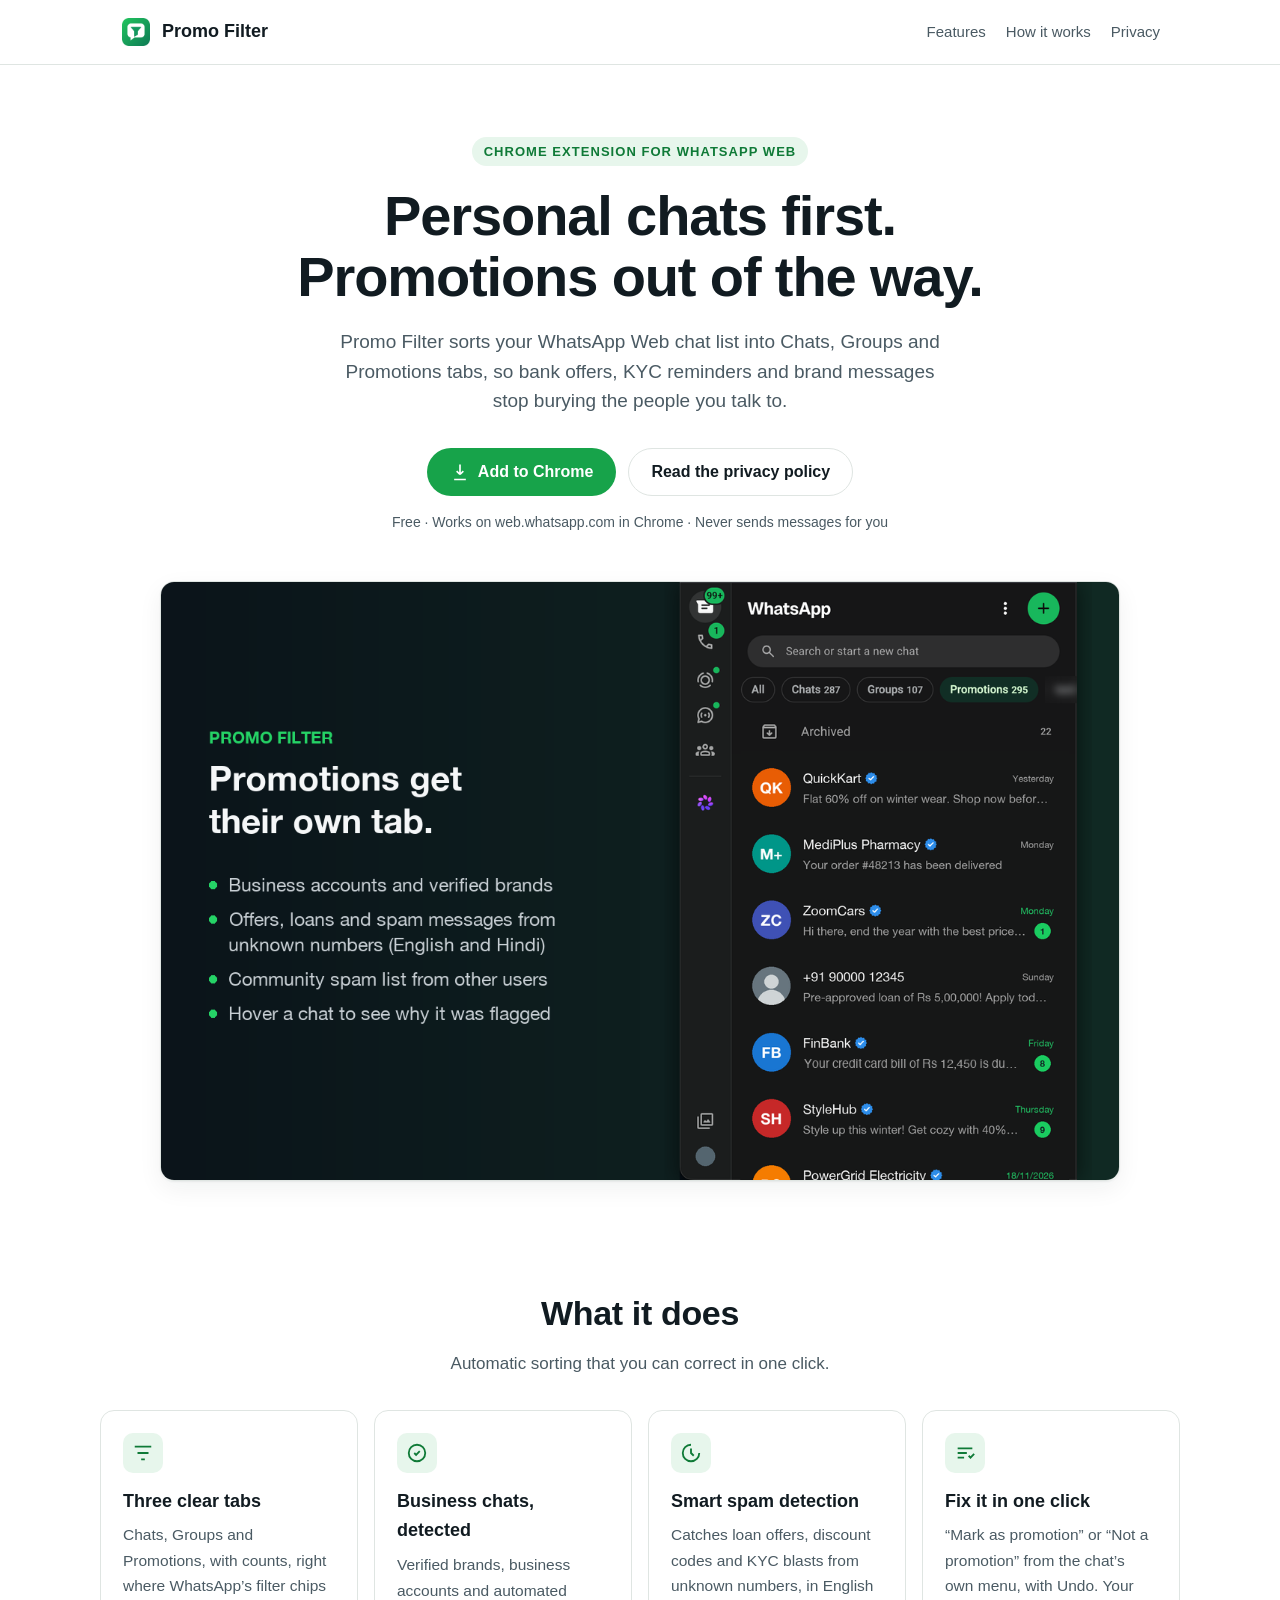
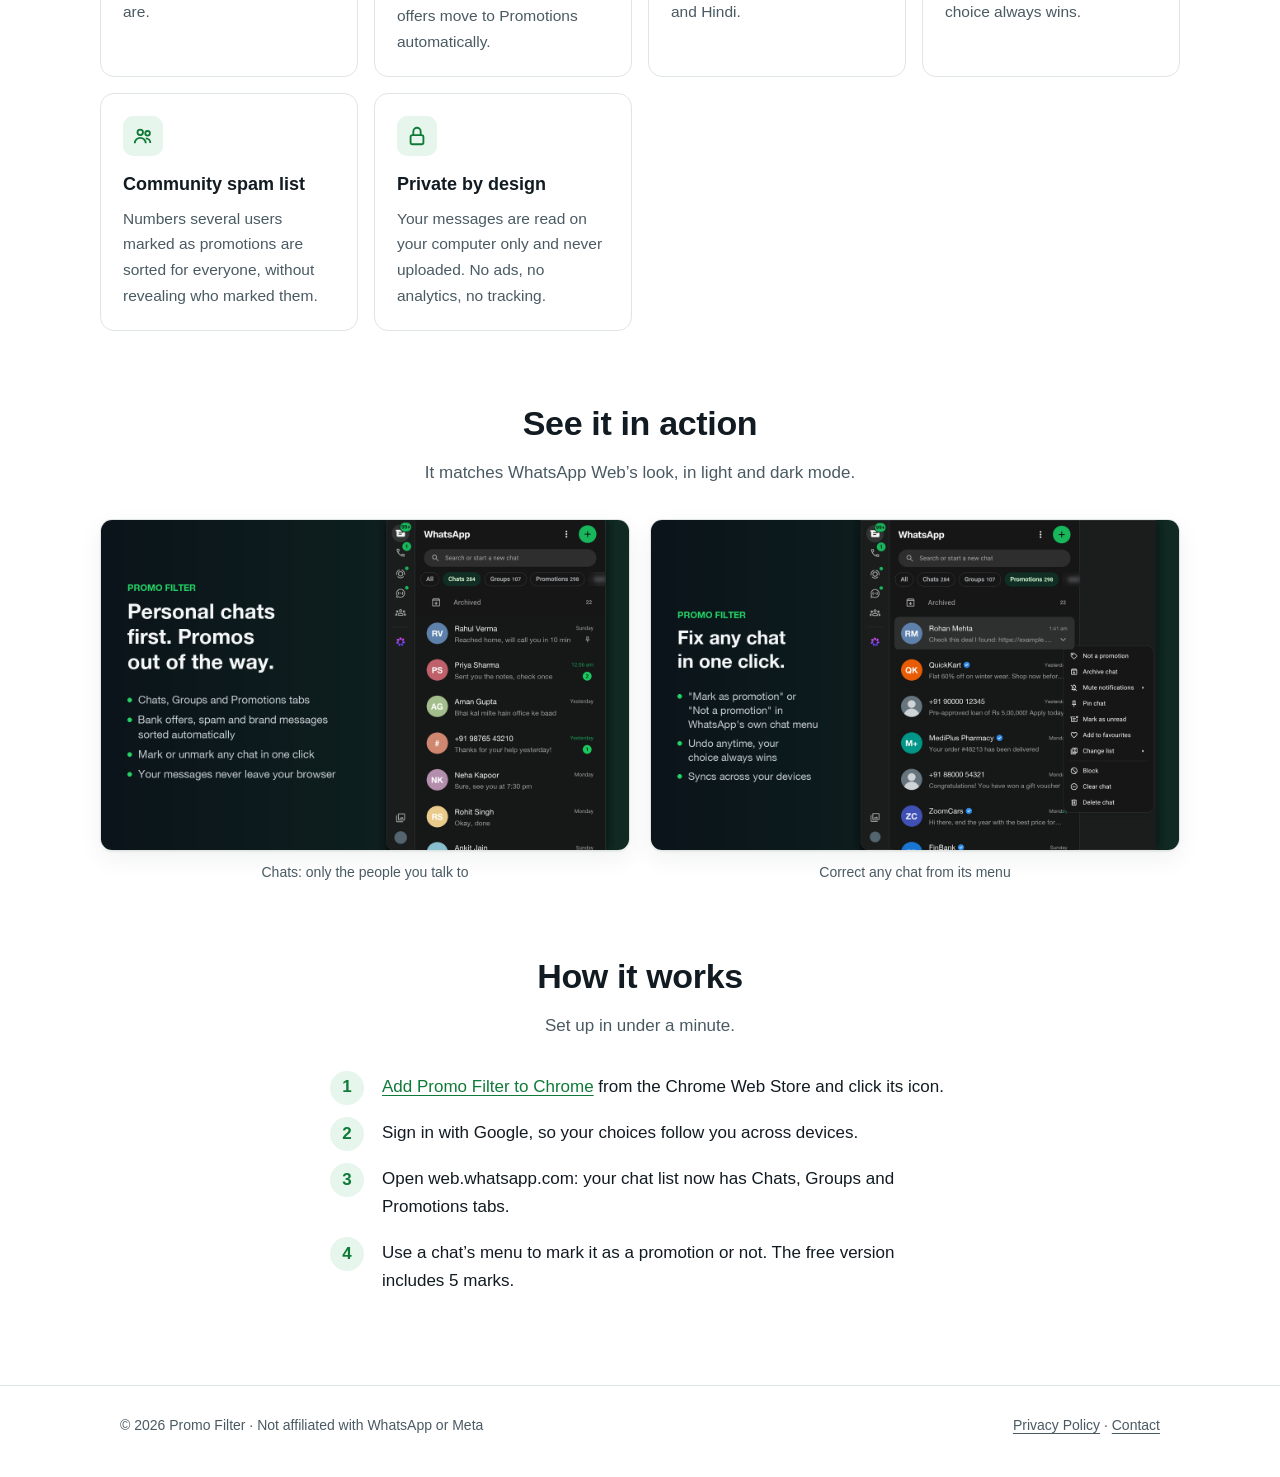
<file: index.html>
<!doctype html>
<html lang="en">
<head>
  <meta charset="utf-8">
  <meta name="viewport" content="width=device-width, initial-scale=1">
  <title>Promo Filter for WhatsApp Web: sort promotions out of your chats</title>
  <meta name="description" content="Chrome extension that sorts WhatsApp Web chats into Chats, Groups and Promotions tabs. Move bank offers, spam and business messages out of the way. Your messages never leave your browser.">
  <meta property="og:title" content="Promo Filter for WhatsApp Web">
  <meta property="og:description" content="Personal chats first. Promotions out of the way.">
  <meta property="og:type" content="website">
  <meta property="og:image" content="https://promofree.fuel-up.in/assets/screenshot-2-promotions.png">
  <meta name="twitter:card" content="summary_large_image">
  <link rel="icon" type="image/png" href="assets/icon-48.png">
  <link rel="stylesheet" href="assets/styles.css">
</head>
<body>
  <a class="skip" href="#main">Skip to content</a>
  <header class="site-header">
    <div class="wrap">
      <a class="brand" href="./"><img src="assets/icon-48.png" alt="" width="32" height="32">Promo Filter</a>
      <nav class="nav" aria-label="Main">
        <a href="#features">Features</a>
        <a href="#how">How it works</a>
        <a href="privacy/">Privacy</a>
      </nav>
    </div>
  </header>

  <main id="main">
    <section class="hero wrap">
      <span class="eyebrow">Chrome extension for WhatsApp Web</span>
      <h1>Personal chats first. Promotions out of the way.</h1>
      <p class="sub">Promo Filter sorts your WhatsApp Web chat list into Chats, Groups and Promotions tabs, so bank offers, KYC reminders and brand messages stop burying the people you talk to.</p>
      <div class="cta">
        <a class="btn btn-primary" href="https://chromewebstore.google.com/detail/promofree/gbgbiplhnfpgbeonnlkhojopkonmgaag" target="_blank" rel="noopener">
          <svg width="20" height="20" viewBox="0 0 24 24" fill="none" stroke="currentColor" stroke-width="2" aria-hidden="true"><path d="M12 3v12m0 0-4-4m4 4 4-4M5 21h14"/></svg>
          Add to Chrome
        </a>
        <a class="btn btn-ghost" href="privacy/">Read the privacy policy</a>
      </div>
      <p class="note">Free · Works on web.whatsapp.com in Chrome · Never sends messages for you</p>
      <img class="shot" src="assets/screenshot-2-promotions.png" width="1280" height="800"
           alt="WhatsApp Web chat list with a Promotions tab showing business and offer chats">
    </section>

    <section id="features" class="section wrap" aria-labelledby="features-h">
      <h2 id="features-h">What it does</h2>
      <p class="lead">Automatic sorting that you can correct in one click.</p>
      <div class="grid">
        <div class="card">
          <div class="icon"><svg viewBox="0 0 24 24" fill="none" stroke="currentColor" stroke-width="2" aria-hidden="true"><path d="M3 5h18M6 12h12M10 19h4"/></svg></div>
          <h3>Three clear tabs</h3>
          <p>Chats, Groups and Promotions, with counts, right where WhatsApp’s filter chips are.</p>
        </div>
        <div class="card">
          <div class="icon"><svg viewBox="0 0 24 24" fill="none" stroke="currentColor" stroke-width="2" aria-hidden="true"><path d="m9 12 2 2 4-4"/><circle cx="12" cy="12" r="9"/></svg></div>
          <h3>Business chats, detected</h3>
          <p>Verified brands, business accounts and automated offers move to Promotions automatically.</p>
        </div>
        <div class="card">
          <div class="icon"><svg viewBox="0 0 24 24" fill="none" stroke="currentColor" stroke-width="2" aria-hidden="true"><path d="M12 3a9 9 0 1 0 9 9"/><path d="M12 7v5l3 3"/></svg></div>
          <h3>Smart spam detection</h3>
          <p>Catches loan offers, discount codes and KYC blasts from unknown numbers, in English and Hindi.</p>
        </div>
        <div class="card">
          <div class="icon"><svg viewBox="0 0 24 24" fill="none" stroke="currentColor" stroke-width="2" aria-hidden="true"><path d="M4 7h16M4 12h10M4 17h7"/><path d="m16 15 2 2 4-4"/></svg></div>
          <h3>Fix it in one click</h3>
          <p>“Mark as promotion” or “Not a promotion” from the chat’s own menu, with Undo. Your choice always wins.</p>
        </div>
        <div class="card">
          <div class="icon"><svg viewBox="0 0 24 24" fill="none" stroke="currentColor" stroke-width="2" aria-hidden="true"><circle cx="9" cy="8" r="3"/><circle cx="17" cy="9" r="2.5"/><path d="M3 20c0-3.3 2.7-6 6-6s6 2.7 6 6M15 14.5c2.8 0 5 2.2 5 5"/></svg></div>
          <h3>Community spam list</h3>
          <p>Numbers several users marked as promotions are sorted for everyone, without revealing who marked them.</p>
        </div>
        <div class="card">
          <div class="icon"><svg viewBox="0 0 24 24" fill="none" stroke="currentColor" stroke-width="2" aria-hidden="true"><rect x="5" y="11" width="14" height="10" rx="2"/><path d="M8 11V7a4 4 0 0 1 8 0v4"/></svg></div>
          <h3>Private by design</h3>
          <p>Your messages are read on your computer only and never uploaded. No ads, no analytics, no tracking.</p>
        </div>
      </div>
    </section>

    <section class="section wrap" aria-labelledby="screens-h">
      <h2 id="screens-h">See it in action</h2>
      <p class="lead">It matches WhatsApp Web’s look, in light and dark mode.</p>
      <div class="gallery">
        <figure>
          <img src="assets/screenshot-1-chats.png" width="1280" height="800" loading="lazy" alt="Chats tab showing only personal conversations">
          <figcaption>Chats: only the people you talk to</figcaption>
        </figure>
        <figure>
          <img src="assets/screenshot-3-menu.png" width="1280" height="800" loading="lazy" alt="Chat menu with a Not a promotion option">
          <figcaption>Correct any chat from its menu</figcaption>
        </figure>
      </div>
    </section>

    <section id="how" class="section wrap" aria-labelledby="how-h">
      <h2 id="how-h">How it works</h2>
      <p class="lead">Set up in under a minute.</p>
      <ol class="steps">
        <li><a href="https://chromewebstore.google.com/detail/promofree/gbgbiplhnfpgbeonnlkhojopkonmgaag" target="_blank" rel="noopener">Add Promo Filter to Chrome</a> from the Chrome Web Store and click its icon.</li>
        <li>Sign in with Google, so your choices follow you across devices.</li>
        <li>Open web.whatsapp.com: your chat list now has Chats, Groups and Promotions tabs.</li>
        <li>Use a chat’s menu to mark it as a promotion or not. The free version includes 5 marks.</li>
      </ol>
    </section>
  </main>

  <footer class="site-footer">
    <div class="wrap">
      <span>© 2026 Promo Filter · Not affiliated with WhatsApp or Meta</span>
      <span><a href="privacy/">Privacy Policy</a> · <a href="mailto:fuelup.yourtech@gmail.com">Contact</a></span>
    </div>
  </footer>
</body>
</html>
</file>
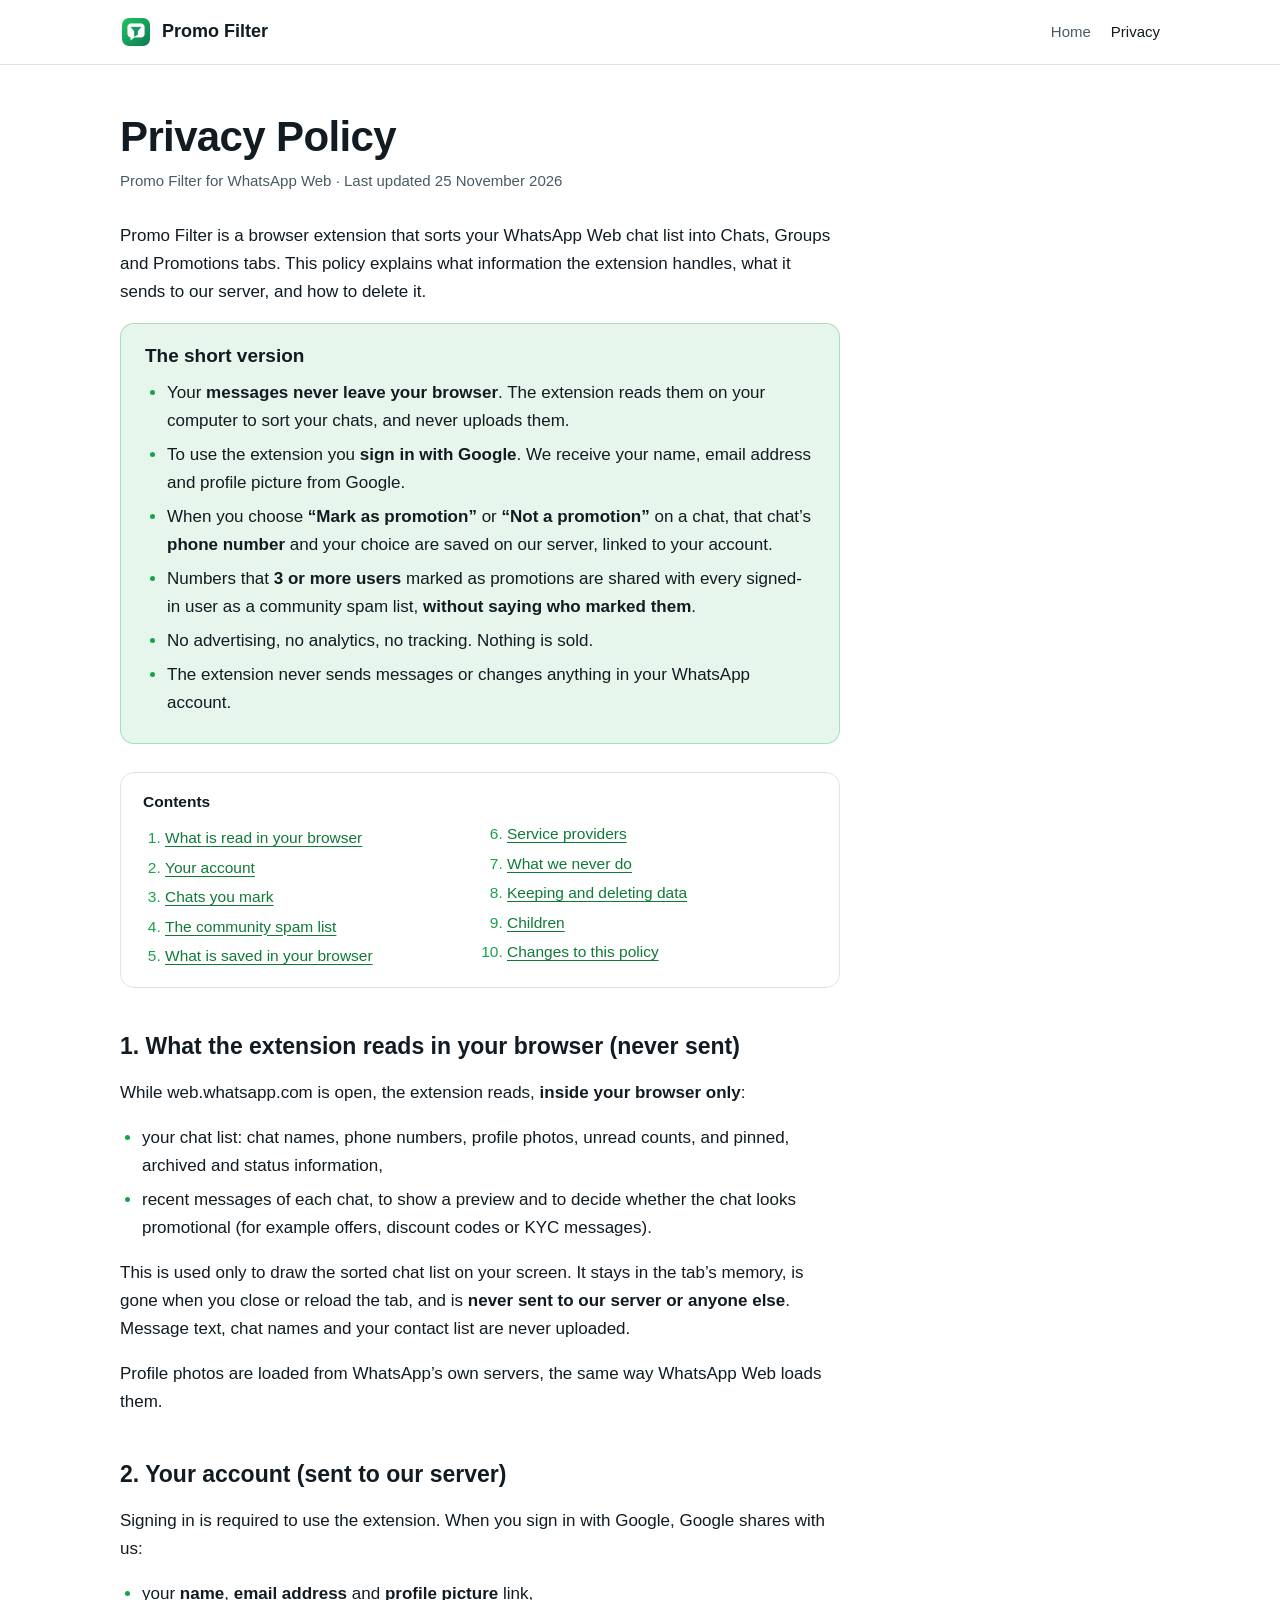
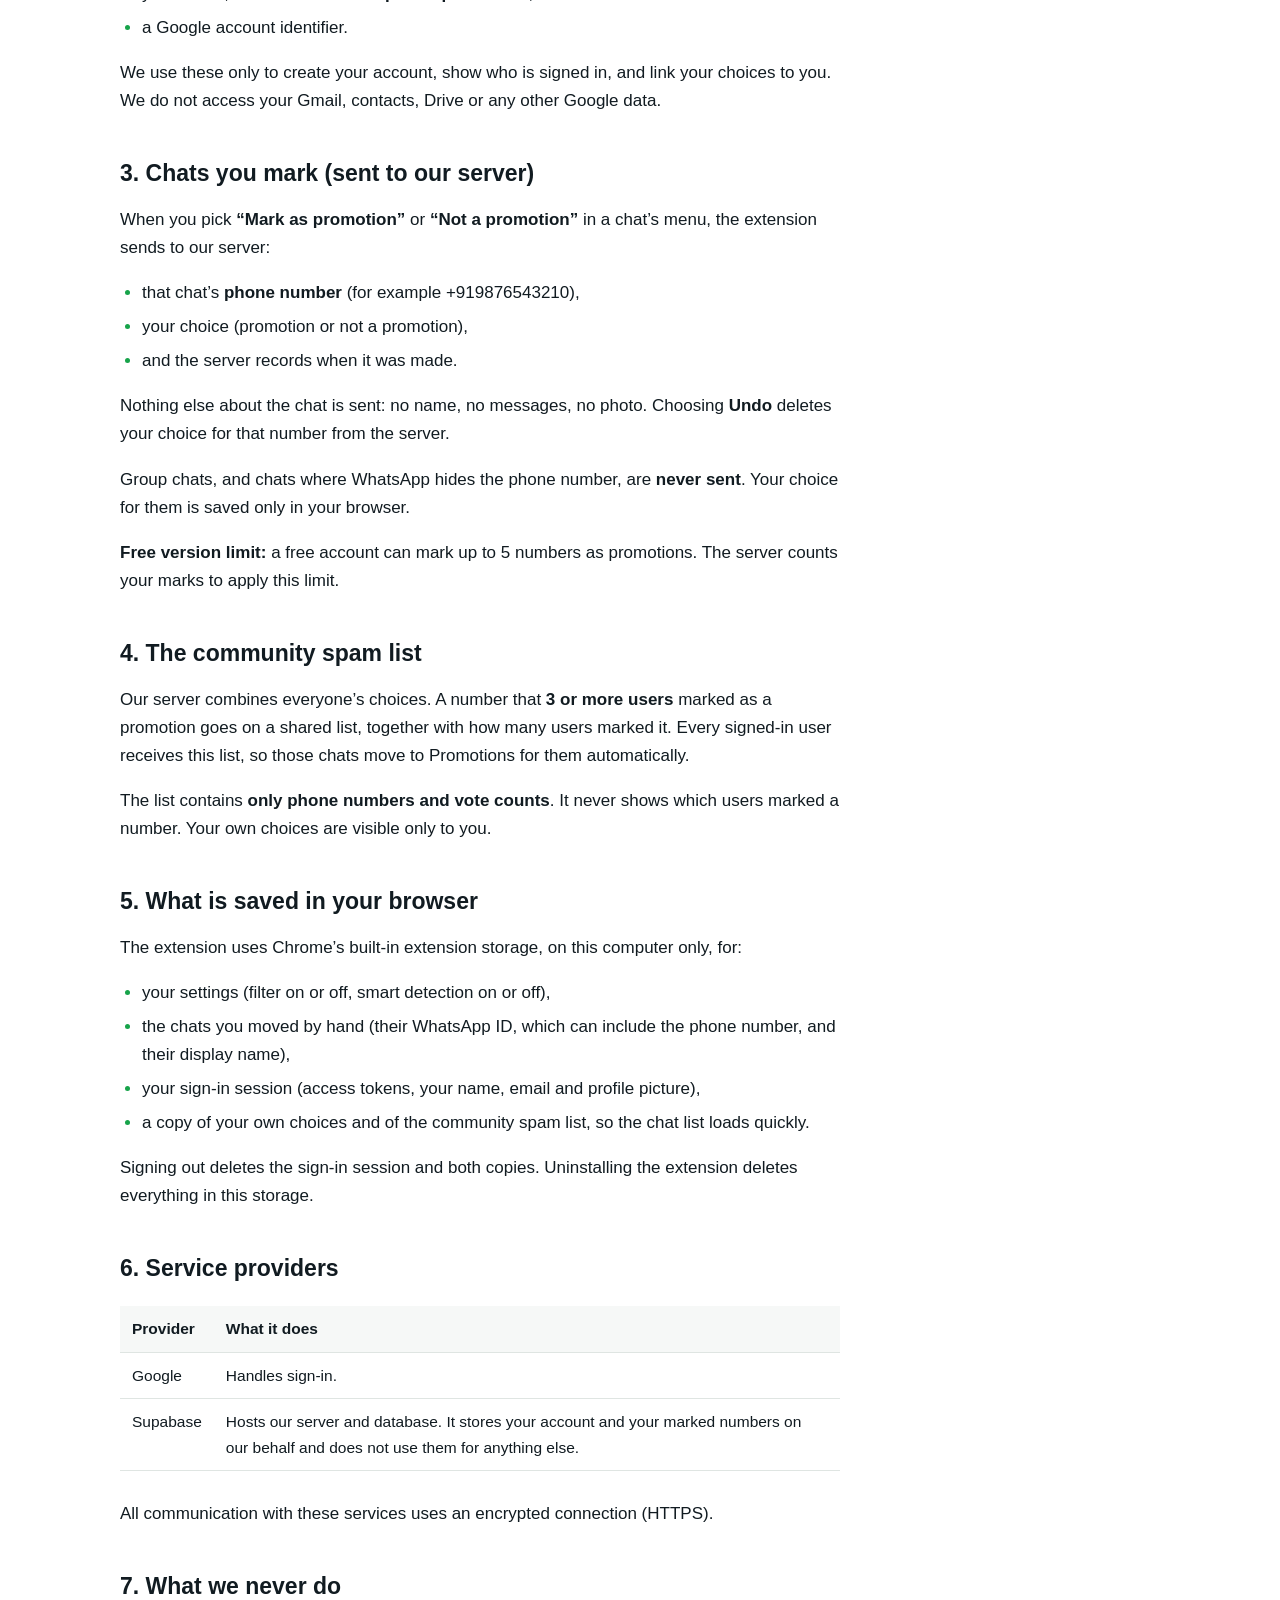
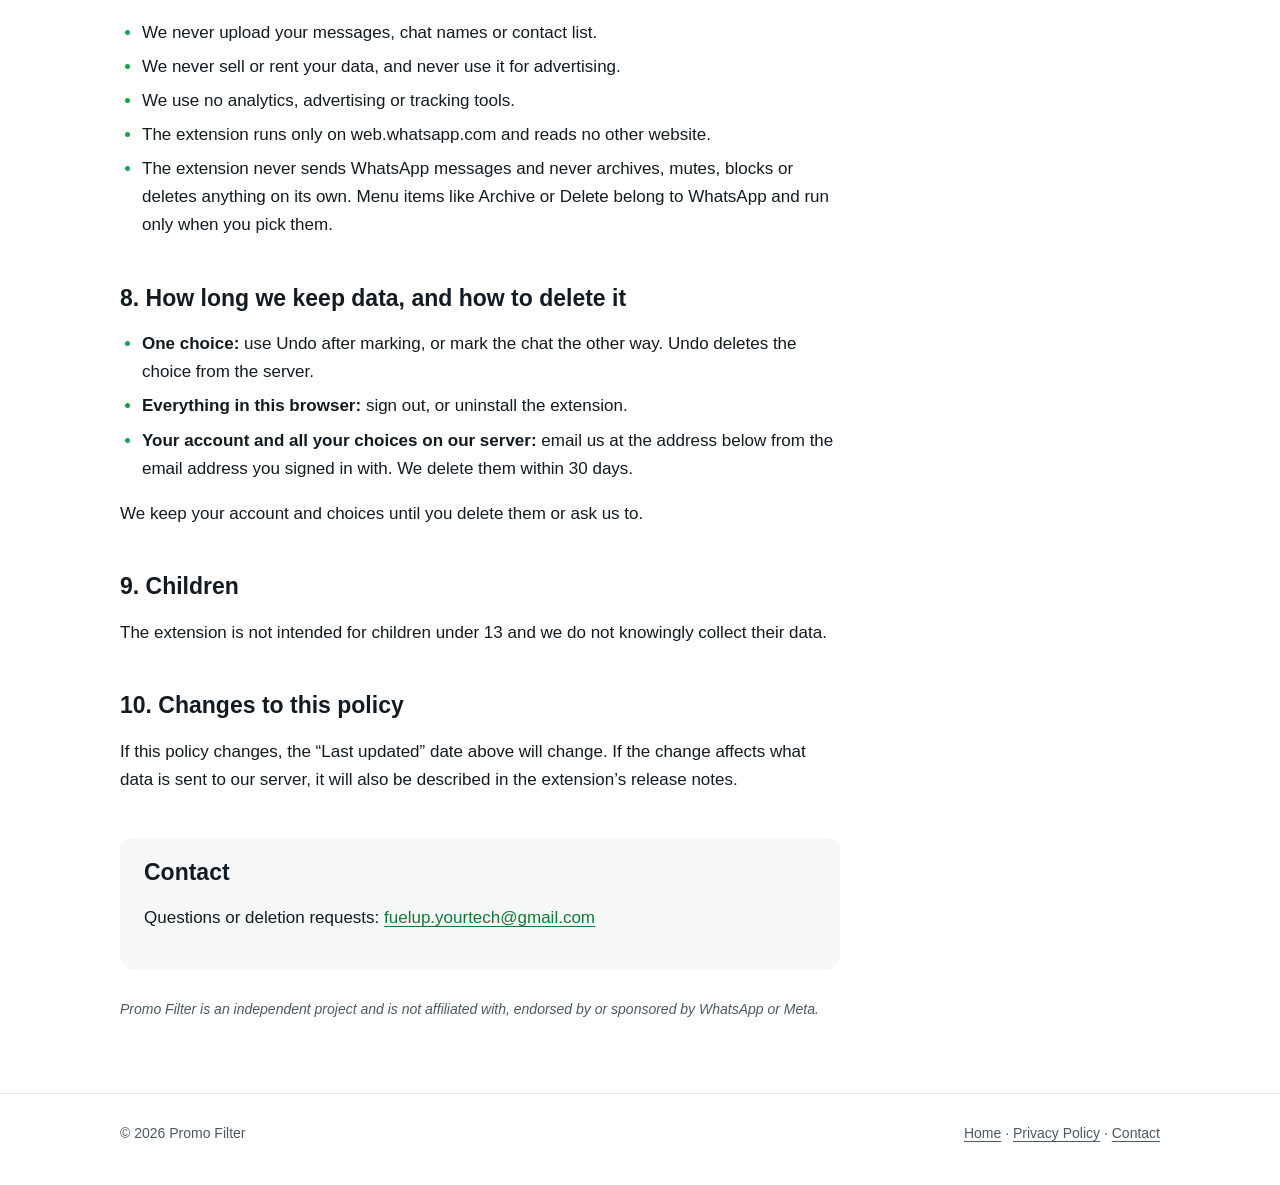
<file: privacy/index.html>
<!doctype html>
<html lang="en">
<head>
  <meta charset="utf-8">
  <meta name="viewport" content="width=device-width, initial-scale=1">
  <title>Privacy Policy · Promo Filter for WhatsApp Web</title>
  <meta name="description" content="What Promo Filter reads, what it sends to its server, and how to delete your data.">
  <link rel="icon" type="image/png" href="../assets/icon-48.png">
  <link rel="stylesheet" href="../assets/styles.css">
</head>
<body>
  <a class="skip" href="#main">Skip to content</a>
  <header class="site-header">
    <div class="wrap">
      <a class="brand" href="../"><img src="../assets/icon-48.png" alt="" width="32" height="32">Promo Filter</a>
      <nav class="nav" aria-label="Main">
        <a href="../">Home</a>
        <a href="./" aria-current="page">Privacy</a>
      </nav>
    </div>
  </header>

  <main id="main" class="wrap">
    <article class="doc prose">
      <h1>Privacy Policy</h1>
      <p class="updated">Promo Filter for WhatsApp Web · Last updated 25 November 2026</p>

      <p>Promo Filter is a browser extension that sorts your WhatsApp Web chat list into Chats, Groups and Promotions tabs. This policy explains what information the extension handles, what it sends to our server, and how to delete it.</p>

      <section class="summary" aria-labelledby="short">
        <h2 id="short">The short version</h2>
        <ul>
          <li>Your <strong>messages never leave your browser</strong>. The extension reads them on your computer to sort your chats, and never uploads them.</li>
          <li>To use the extension you <strong>sign in with Google</strong>. We receive your name, email address and profile picture from Google.</li>
          <li>When you choose <strong>“Mark as promotion”</strong> or <strong>“Not a promotion”</strong> on a chat, that chat’s <strong>phone number</strong> and your choice are saved on our server, linked to your account.</li>
          <li>Numbers that <strong>3 or more users</strong> marked as promotions are shared with every signed-in user as a community spam list, <strong>without saying who marked them</strong>.</li>
          <li>No advertising, no analytics, no tracking. Nothing is sold.</li>
          <li>The extension never sends messages or changes anything in your WhatsApp account.</li>
        </ul>
      </section>

      <nav class="toc" aria-label="Contents">
        <strong>Contents</strong>
        <ol>
          <li><a href="#read">What is read in your browser</a></li>
          <li><a href="#account">Your account</a></li>
          <li><a href="#marks">Chats you mark</a></li>
          <li><a href="#community">The community spam list</a></li>
          <li><a href="#local">What is saved in your browser</a></li>
          <li><a href="#providers">Service providers</a></li>
          <li><a href="#never">What we never do</a></li>
          <li><a href="#delete">Keeping and deleting data</a></li>
          <li><a href="#children">Children</a></li>
          <li><a href="#changes">Changes to this policy</a></li>
        </ol>
      </nav>

      <h2 id="read">1. What the extension reads in your browser (never sent)</h2>
      <p>While web.whatsapp.com is open, the extension reads, <strong>inside your browser only</strong>:</p>
      <ul>
        <li>your chat list: chat names, phone numbers, profile photos, unread counts, and pinned, archived and status information,</li>
        <li>recent messages of each chat, to show a preview and to decide whether the chat looks promotional (for example offers, discount codes or KYC messages).</li>
      </ul>
      <p>This is used only to draw the sorted chat list on your screen. It stays in the tab’s memory, is gone when you close or reload the tab, and is <strong>never sent to our server or anyone else</strong>. Message text, chat names and your contact list are never uploaded.</p>
      <p>Profile photos are loaded from WhatsApp’s own servers, the same way WhatsApp Web loads them.</p>

      <h2 id="account">2. Your account (sent to our server)</h2>
      <p>Signing in is required to use the extension. When you sign in with Google, Google shares with us:</p>
      <ul>
        <li>your <strong>name</strong>, <strong>email address</strong> and <strong>profile picture</strong> link,</li>
        <li>a Google account identifier.</li>
      </ul>
      <p>We use these only to create your account, show who is signed in, and link your choices to you. We do not access your Gmail, contacts, Drive or any other Google data.</p>

      <h2 id="marks">3. Chats you mark (sent to our server)</h2>
      <p>When you pick <strong>“Mark as promotion”</strong> or <strong>“Not a promotion”</strong> in a chat’s menu, the extension sends to our server:</p>
      <ul>
        <li>that chat’s <strong>phone number</strong> (for example +919876543210),</li>
        <li>your choice (promotion or not a promotion),</li>
        <li>and the server records when it was made.</li>
      </ul>
      <p>Nothing else about the chat is sent: no name, no messages, no photo. Choosing <strong>Undo</strong> deletes your choice for that number from the server.</p>
      <p>Group chats, and chats where WhatsApp hides the phone number, are <strong>never sent</strong>. Your choice for them is saved only in your browser.</p>
      <p><strong>Free version limit:</strong> a free account can mark up to 5 numbers as promotions. The server counts your marks to apply this limit.</p>

      <h2 id="community">4. The community spam list</h2>
      <p>Our server combines everyone’s choices. A number that <strong>3 or more users</strong> marked as a promotion goes on a shared list, together with how many users marked it. Every signed-in user receives this list, so those chats move to Promotions for them automatically.</p>
      <p>The list contains <strong>only phone numbers and vote counts</strong>. It never shows which users marked a number. Your own choices are visible only to you.</p>

      <h2 id="local">5. What is saved in your browser</h2>
      <p>The extension uses Chrome’s built-in extension storage, on this computer only, for:</p>
      <ul>
        <li>your settings (filter on or off, smart detection on or off),</li>
        <li>the chats you moved by hand (their WhatsApp ID, which can include the phone number, and their display name),</li>
        <li>your sign-in session (access tokens, your name, email and profile picture),</li>
        <li>a copy of your own choices and of the community spam list, so the chat list loads quickly.</li>
      </ul>
      <p>Signing out deletes the sign-in session and both copies. Uninstalling the extension deletes everything in this storage.</p>

      <h2 id="providers">6. Service providers</h2>
      <div class="table-scroll">
        <table>
          <thead><tr><th scope="col">Provider</th><th scope="col">What it does</th></tr></thead>
          <tbody>
            <tr><td>Google</td><td>Handles sign-in.</td></tr>
            <tr><td>Supabase</td><td>Hosts our server and database. It stores your account and your marked numbers on our behalf and does not use them for anything else.</td></tr>
          </tbody>
        </table>
      </div>
      <p>All communication with these services uses an encrypted connection (HTTPS).</p>

      <h2 id="never">7. What we never do</h2>
      <ul>
        <li>We never upload your messages, chat names or contact list.</li>
        <li>We never sell or rent your data, and never use it for advertising.</li>
        <li>We use no analytics, advertising or tracking tools.</li>
        <li>The extension runs only on web.whatsapp.com and reads no other website.</li>
        <li>The extension never sends WhatsApp messages and never archives, mutes, blocks or deletes anything on its own. Menu items like Archive or Delete belong to WhatsApp and run only when you pick them.</li>
      </ul>

      <h2 id="delete">8. How long we keep data, and how to delete it</h2>
      <ul>
        <li><strong>One choice:</strong> use Undo after marking, or mark the chat the other way. Undo deletes the choice from the server.</li>
        <li><strong>Everything in this browser:</strong> sign out, or uninstall the extension.</li>
        <li><strong>Your account and all your choices on our server:</strong> email us at the address below from the email address you signed in with. We delete them within 30 days.</li>
      </ul>
      <p>We keep your account and choices until you delete them or ask us to.</p>

      <h2 id="children">9. Children</h2>
      <p>The extension is not intended for children under 13 and we do not knowingly collect their data.</p>

      <h2 id="changes">10. Changes to this policy</h2>
      <p>If this policy changes, the “Last updated” date above will change. If the change affects what data is sent to our server, it will also be described in the extension’s release notes.</p>

      <section class="contact" aria-labelledby="contact">
        <h2 id="contact">Contact</h2>
        <p>Questions or deletion requests: <a href="mailto:fuelup.yourtech@gmail.com">fuelup.yourtech@gmail.com</a></p>
      </section>

      <p class="disclaimer">Promo Filter is an independent project and is not affiliated with, endorsed by or sponsored by WhatsApp or Meta.</p>
    </article>
  </main>

  <footer class="site-footer">
    <div class="wrap">
      <span>© 2026 Promo Filter</span>
      <span><a href="../">Home</a> · <a href="./">Privacy Policy</a> · <a href="mailto:fuelup.yourtech@gmail.com">Contact</a></span>
    </div>
  </footer>
</body>
</html>
</file>
<file: assets/styles.css>
/* Promo Filter site: one stylesheet, light + dark, no dependencies. */
:root {
  --brand: #17a34a;
  --brand-strong: #0f7a37;
  --brand-soft: #e7f6ec;
  --bg: #ffffff;
  --bg-alt: #f6f8f7;
  --fg: #111b21;
  --fg-muted: #4a5a63;
  --border: #dfe5e2;
  --card: #ffffff;
  --shadow: 0 1px 2px rgba(17, 27, 33, .06), 0 8px 24px rgba(17, 27, 33, .06);
  --radius: 14px;
  --max: 1080px;
  --prose: 720px;
  color-scheme: light;
}
@media (prefers-color-scheme: dark) {
  :root {
    --brand: #2fcf6e;
    --brand-strong: #5fe08f;
    --brand-soft: #12301f;
    --bg: #0e1416;
    --bg-alt: #141c1f;
    --fg: #e9edef;
    --fg-muted: #a3b0b7;
    --border: #26343a;
    --card: #162024;
    --shadow: 0 1px 2px rgba(0, 0, 0, .3), 0 8px 24px rgba(0, 0, 0, .25);
    color-scheme: dark;
  }
}

*, *::before, *::after { box-sizing: border-box; }
html { -webkit-text-size-adjust: 100%; }
body {
  margin: 0;
  background: var(--bg);
  color: var(--fg);
  font: 17px/1.65 -apple-system, BlinkMacSystemFont, "Segoe UI", Roboto, "Helvetica Neue", Arial, sans-serif;
}
img { max-width: 100%; height: auto; display: block; }
a { color: var(--brand-strong); text-underline-offset: 3px; }
a:hover { text-decoration-thickness: 2px; }
:focus-visible { outline: 3px solid var(--brand); outline-offset: 3px; border-radius: 6px; }

.skip { position: absolute; left: -999px; top: 8px; background: var(--fg); color: var(--bg); padding: 8px 14px; border-radius: 8px; z-index: 10; }
.skip:focus { left: 16px; }

.wrap { max-width: var(--max); margin: 0 auto; padding: 0 20px; }
.prose { max-width: var(--prose); }

/* Header / footer */
.site-header { border-bottom: 1px solid var(--border); }
.site-header .wrap { display: flex; align-items: center; justify-content: space-between; gap: 16px; height: 64px; }
.brand { display: flex; align-items: center; gap: 10px; font-weight: 700; color: var(--fg); text-decoration: none; font-size: 18px; }
.brand img { width: 32px; height: 32px; border-radius: 8px; }
.nav { display: flex; gap: 20px; font-size: 15px; }
.nav a { color: var(--fg-muted); text-decoration: none; }
.nav a:hover, .nav a[aria-current="page"] { color: var(--fg); }

.site-footer { border-top: 1px solid var(--border); margin-top: 72px; padding: 28px 0 40px; color: var(--fg-muted); font-size: 14px; }
.site-footer .wrap { display: flex; flex-wrap: wrap; gap: 8px 24px; justify-content: space-between; }
.site-footer a { color: var(--fg-muted); }

/* Buttons */
.btn { display: inline-flex; align-items: center; gap: 8px; padding: 13px 22px; border-radius: 999px; font-weight: 600; font-size: 16px; line-height: 1.25; text-decoration: none; border: 1px solid transparent; }
.btn-primary { background: var(--brand); color: #fff; }
.btn-primary:hover { background: var(--brand-strong); }
@media (prefers-color-scheme: dark) { .btn-primary { color: #06210f; } }
.btn-ghost { border-color: var(--border); color: var(--fg); }
.btn-ghost:hover { background: var(--bg-alt); }
.btn[aria-disabled="true"] { opacity: .6; pointer-events: none; }

/* Landing */
.hero { padding-top: 72px; padding-bottom: 40px; text-align: center; } /* top/bottom only: keep .wrap's side gutter */
.eyebrow { display: inline-block; font-size: 13px; font-weight: 700; letter-spacing: .08em; text-transform: uppercase; color: var(--brand-strong); background: var(--brand-soft); padding: 4px 12px; border-radius: 999px; }
.hero h1 { font-size: clamp(34px, 6vw, 56px); line-height: 1.08; letter-spacing: -.02em; margin: 20px auto; max-width: 760px; text-wrap: balance; }
/* Classed, not `.hero p`: that selector outranks `.note` and gave it 19px text and no top gap. */
.hero .sub { font-size: 19px; line-height: 1.55; color: var(--fg-muted); max-width: 620px; margin: 0 auto 32px; text-wrap: pretty; }
.cta { display: flex; gap: 12px; justify-content: center; flex-wrap: wrap; }
.hero .note { font-size: 14px; line-height: 1.5; color: var(--fg-muted); margin: 16px auto 0; text-wrap: balance; }

.shot { margin: 48px auto 0; border-radius: var(--radius); overflow: hidden; box-shadow: var(--shadow); border: 1px solid var(--border); max-width: min(960px, 100%); }

.section { padding: 64px 0 0; }
.section h2 { font-size: clamp(26px, 4vw, 34px); letter-spacing: -.01em; margin: 0 0 8px; text-align: center; }
.section .lead { text-align: center; color: var(--fg-muted); margin: 0 auto 32px; max-width: 600px; }

.grid { display: grid; gap: 16px; grid-template-columns: repeat(auto-fit, minmax(240px, 1fr)); }
.card { background: var(--card); border: 1px solid var(--border); border-radius: var(--radius); padding: 22px; }
.card h3 { margin: 0 0 6px; font-size: 18px; }
.card p { margin: 0; color: var(--fg-muted); font-size: 15.5px; }
.card .icon { width: 40px; height: 40px; border-radius: 10px; background: var(--brand-soft); color: var(--brand-strong); display: grid; place-items: center; margin-bottom: 14px; }
.card .icon svg { width: 22px; height: 22px; }

.gallery { display: grid; gap: 20px; grid-template-columns: repeat(auto-fit, minmax(300px, 1fr)); }
.gallery figure { margin: 0; }
.gallery img { border-radius: 12px; border: 1px solid var(--border); box-shadow: var(--shadow); }
.gallery figcaption { font-size: 14px; color: var(--fg-muted); margin-top: 10px; text-align: center; }

.steps { counter-reset: step; list-style: none; padding: 0; margin: 0 auto; max-width: 620px; }
.steps li { counter-increment: step; position: relative; padding: 0 0 18px 52px; }
.steps li::before { content: counter(step); position: absolute; left: 0; top: -2px; width: 34px; height: 34px; border-radius: 50%; background: var(--brand-soft); color: var(--brand-strong); font-weight: 700; display: grid; place-items: center; }

/* Privacy policy */
.doc { padding: 48px 0 0; }
.doc h1 { font-size: clamp(30px, 5vw, 42px); line-height: 1.15; letter-spacing: -.015em; margin: 0 0 8px; }
.doc .updated { color: var(--fg-muted); margin: 0 0 28px; font-size: 15px; }
.doc h2 { font-size: 23px; line-height: 1.3; margin: 44px 0 10px; scroll-margin-top: 20px; }
.doc ul { padding-left: 22px; }
.doc li { margin: 6px 0; }
.doc li::marker { color: var(--brand); }
.summary { background: var(--brand-soft); border: 1px solid color-mix(in srgb, var(--brand) 30%, transparent); border-radius: var(--radius); padding: 20px 24px; }
.summary h2 { margin-top: 0; font-size: 19px; }
.summary ul { margin: 0; }
.toc { border: 1px solid var(--border); border-radius: var(--radius); padding: 16px 22px; margin: 28px 0 0; font-size: 15.5px; }
.toc strong { display: block; margin-bottom: 6px; }
.toc ol { margin: 0; padding-left: 22px; columns: 2 240px; column-gap: 32px; }
.toc li { margin: 4px 0; break-inside: avoid; }
table { width: 100%; border-collapse: collapse; font-size: 15.5px; margin: 12px 0; }
th, td { text-align: left; padding: 10px 12px; border-bottom: 1px solid var(--border); vertical-align: top; }
th { background: var(--bg-alt); font-weight: 600; }
.table-scroll { overflow-x: auto; }
.contact { background: var(--bg-alt); border-radius: var(--radius); padding: 20px 24px; margin-top: 44px; }
.contact h2 { margin-top: 0; }
.disclaimer { color: var(--fg-muted); font-size: 14px; font-style: italic; margin-top: 28px; }

@media (max-width: 560px) {
  body { font-size: 16px; }
  .nav { gap: 14px; }
  .hero { padding-top: 48px; }
  .hero .sub { font-size: 17px; margin-bottom: 28px; }
}
</file>
